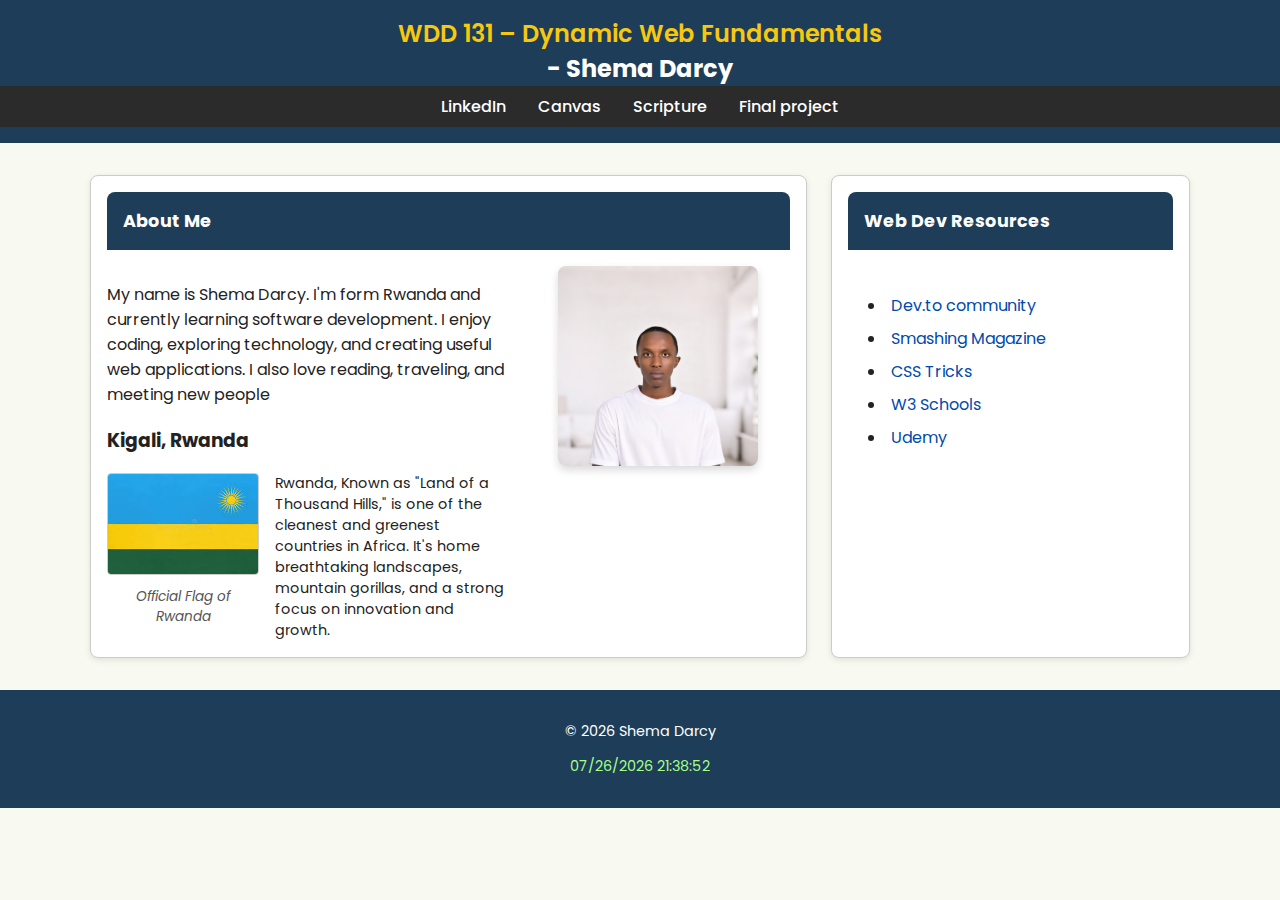
<file: index.html>
<!DOCTYPE html>
<html lang="en">
<head>
  <meta charset="UTF-8">
  <meta name="viewport" content="width=device-width, initial-scale=1.0">
  <meta name="description" content="WDD 131 - Dynamic Web Fundamentals | Shema Darcy | Web development home page with dynamic date and content.">
  <meta name="author" content="Shema Darcy">
  <title>WDD 131 - Dynamic Web Fundamentals - Shema Darcy</title>

  <link rel="preconnect" href="https://fonts.googleapis.com">
  <link rel="preconnect" href="https://fonts.gstatic.com" crossorigin>
  <link href="https://fonts.googleapis.com/css2?family=Poppins:wght@300;500;700&display=swap" rel="stylesheet">

  <link rel="stylesheet" href="styles/base.css">
  <script src="scripts/getdates.js" defer></script>
</head>

<body>
  <header>
    <h1>
      <span id="course-title" class="highlight">WDD 131 – Dynamic Web Fundamentals</span> - Shema Darcy
    </h1>
    <nav>
      <a href="https://www.linkedIn.com/" target="-blank">LinkedIn</a>
      <a href="https://byupw.instructure.com/" target="_blank">Canvas</a>
      <a href="https://www.churchofjesuschrist.org/study/scriptures/bofm/1-ne/3?lang=eng&id=p7#p7" target="_blank">Scripture</a>
      <a href="#">Final project</a>
    </nav>
  </header>

  <main>
    <section class="card about">
      <h2>About Me</h2>
      <div class="content">
        <div class="text">
          <p>My name is Shema Darcy. I'm form Rwanda and currently learning software development. I enjoy coding, exploring technology, and creating useful web applications. I also love reading, traveling, and meeting new people</p>

          <h3>Kigali, Rwanda</h3>

          <div class="flag-info">
            <figure>
              <img src="images/rwanda-flag.png" alt="Flag of Rwanda">
              <figcaption>Official Flag of Rwanda</figcaption>
            </figure>
            <p>
              Rwanda, Known as "Land of a Thousand Hills," is one of the cleanest and greenest countries in Africa.
              It's home breathtaking landscapes, mountain gorillas, and a strong focus on innovation and growth.
            </p>
          </div>
        </div>

        <div class="photo">
          <img src="images/profile.jpg" alt="Photo of Shema Darcy">
        </div>
      </div>
    </section>

    <section class="card resources">
      <h2>Web Dev Resources</h2>
      <ul>
        <li><a href="https://dev.to" target="_blank">Dev.to community</a></li>
        <li><a href="https://www.smashingmagazine.com/" target="_blank">Smashing Magazine</a></li>
        <li><a href="https://css-tricks.com/" target="_blank">CSS Tricks</a></li>
        <li><a href="https://www.w3schools.com/" target="_blank">W3 Schools</a></li>
        <li><a href="https://www.udemy.com/" target="_blank">Udemy</a></li>
      </ul>
    </section>
  </main>

  <footer>
    <p>&copy; <span id="currentyear"></span> Shema Darcy</p>
    <p id="lastModified"></p>
  </footer>
</body>
</html>
</file>
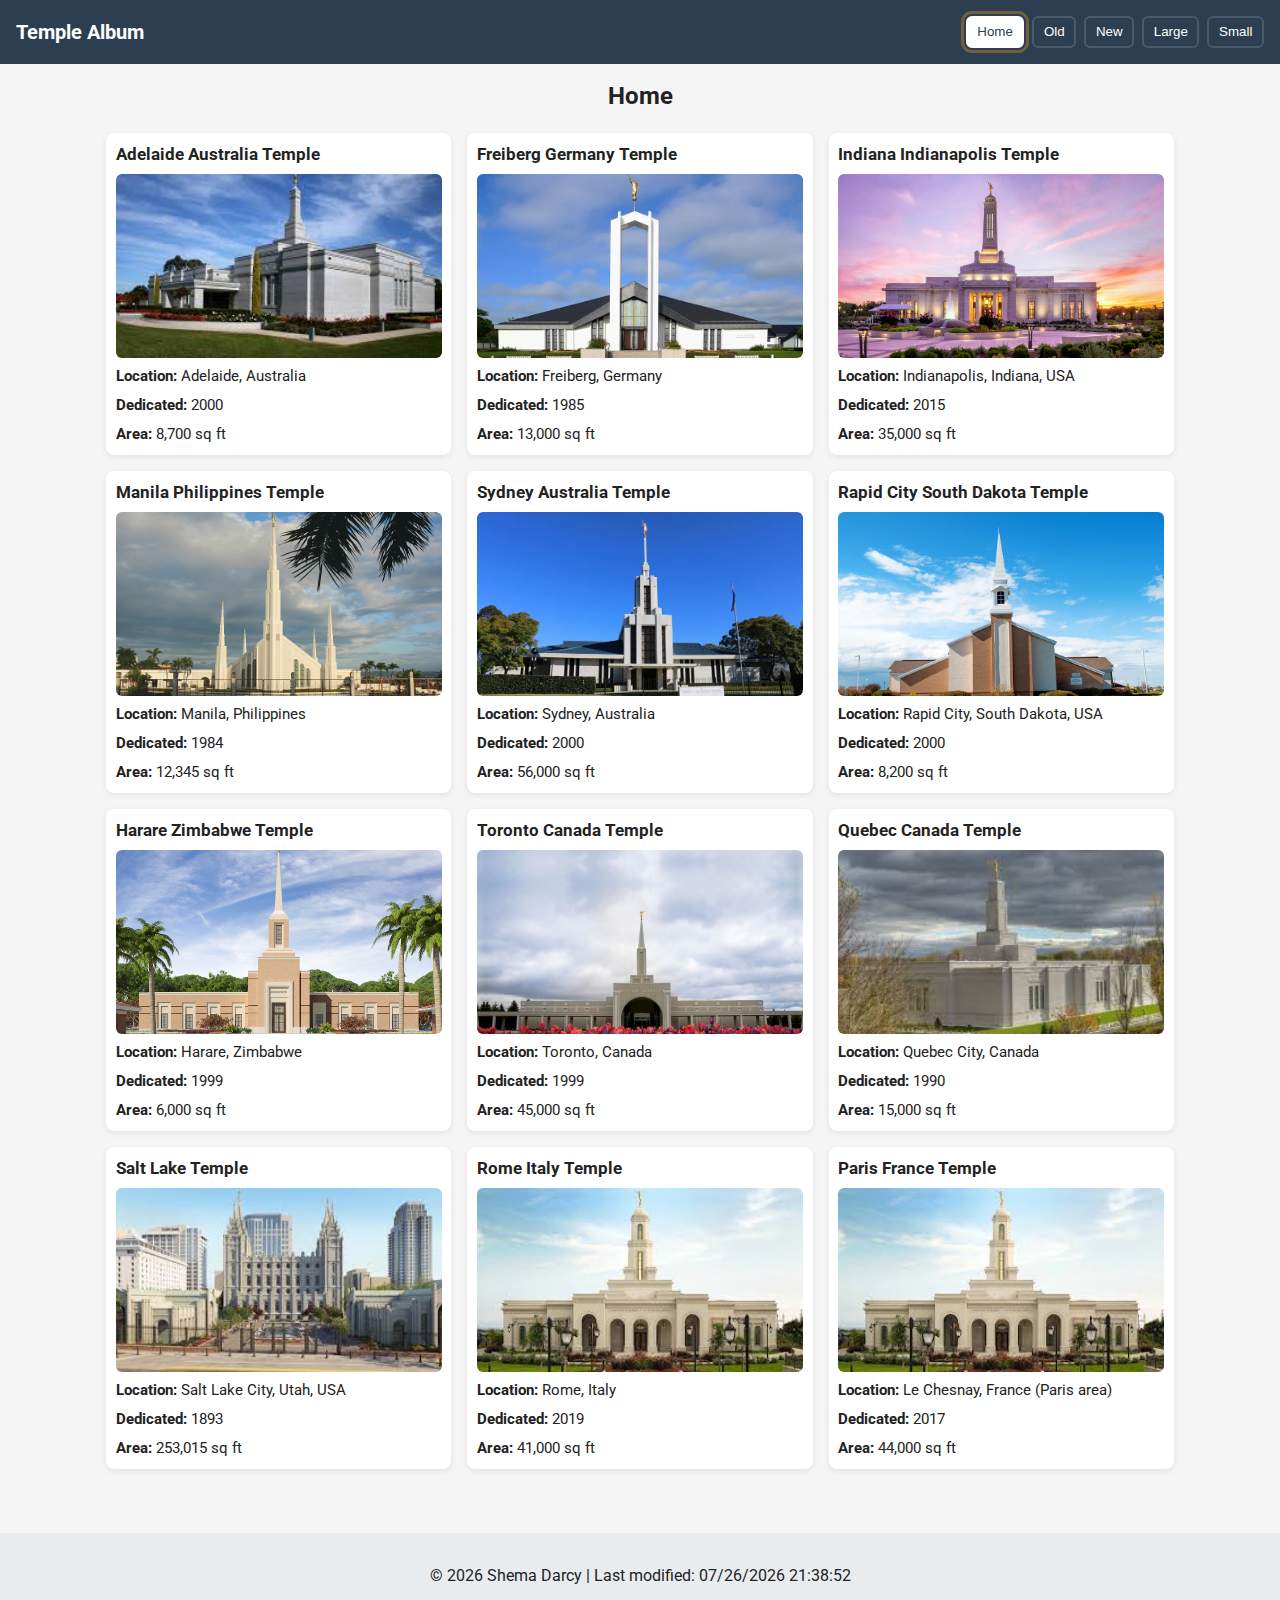
<file: Filtered-temples.html>
<!DOCTYPE html>
<html lang="en">
<head>
  <meta charset="UTF-8" />
  <meta name="viewport" content="width=device-width, initial-scale=1.0" />
  <meta name="author" content="Shema Darcy | Course: WDD 131" />
  <meta name="description" content="Interactive web album of LDS Temples with filters and lazy loading." />
  <title>Filtered Temple Album</title>

  <link rel="preconnect" href="https://fonts.googleapis.com">
  <link rel="preconnect" href="https://fonts.gstatic.com" crossorigin>
  <link href="https://fonts.googleapis.com/css2?family=Roboto:wght@400;700&display=swap" rel="stylesheet">

  <link rel="stylesheet" href="styles/filtered-temples.css">
  <!--<link rel="stylesheet" href="styles/filtered-temples-large.css"> -->
  <script src="scripts/filtered-temples.js" defer></script>
</head>
<body>
  <header>
    <h1>Temple Album</h1>
    <button class="hamburger" aria-controls="site-navigation" aria-expanded="false" aria-label="Toggle navigation">☰</button>
    <nav id="site-navigation" class="nav-menu" aria-label="Main navigation">
      <button id="home" class="filter-btn" aria-pressed="true">Home</button>
      <button id="old" class="filter-btn" aria-pressed="false">Old</button>
      <button id="new" class="filter-btn" aria-pressed="false">New</button>
      <button id="large" class="filter-btn" aria-pressed="false">Large</button>
      <button id="small" class="filter-btn" aria-pressed="false">Small</button>
    </nav>
  </header>

  <main>
    <h2 id="current-filter">Home</h2>
    <section id="temple-container" class="gallery" aria-live="polite"></section>
  </main>

  <footer>
    <p>&copy; <span id="currentyear"></span> Shema Darcy | Last modified: <span id="last-modified"></span></p>
  </footer>
</body>
</html>
</file>
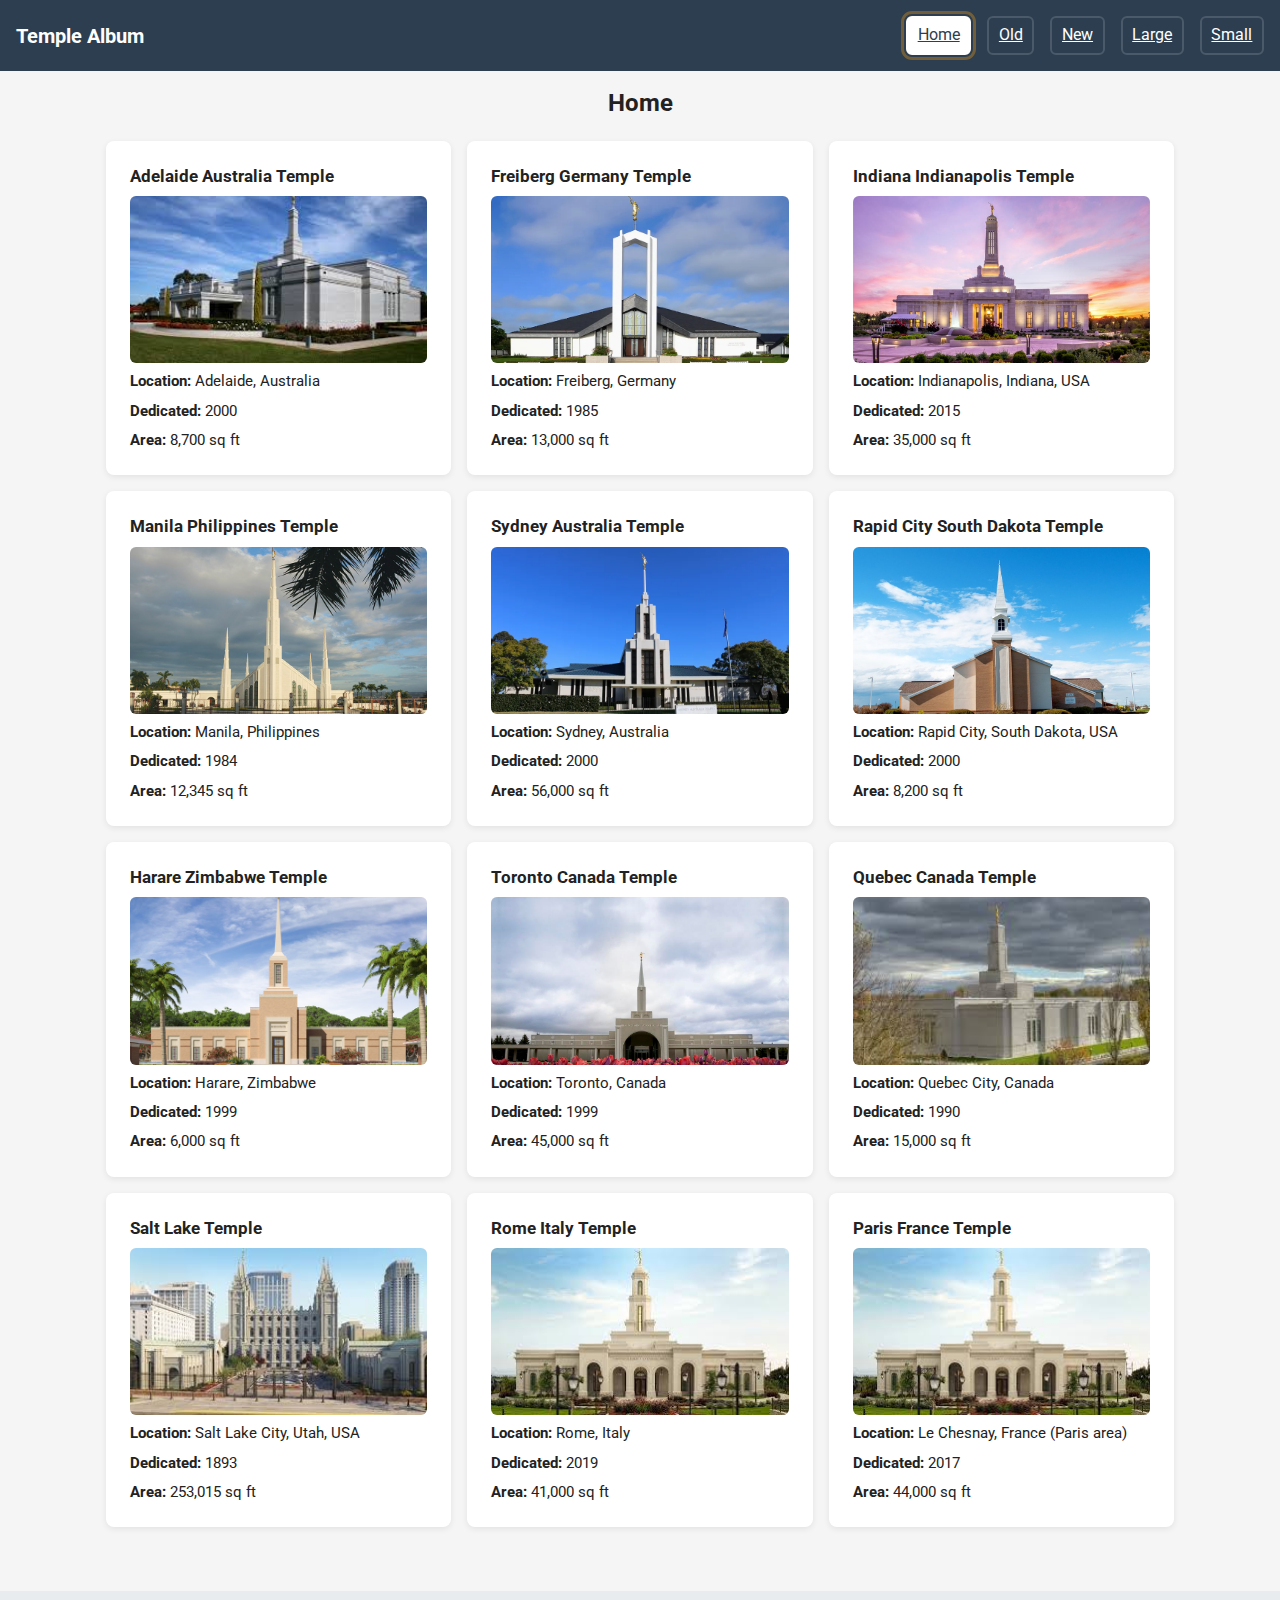
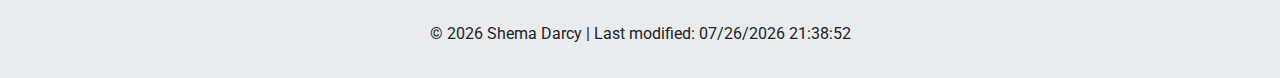
<file: filtered-temples.html>
<!DOCTYPE html>
<html lang="en">
<head>
  <meta charset="UTF-8" >
  <meta name="viewport" content="width=device-width, initial-scale=1.0" >
  <meta name="author" content="Shema Darcy | Course: WDD 131" >
  <meta name="description" content="Interactive web album of LDS Temples with filters" >
  <title>Filtered Temple Album</title>

  <link rel="preconnect" href="https://fonts.googleapis.com">
  <link rel="preconnect" href="https://fonts.gstatic.com" crossorigin>
  <link href="https://fonts.googleapis.com/css2?family=Roboto:wght@400;700&display=swap" rel="stylesheet">

  <link rel="stylesheet" href="styles/filtered-temples.css">
  <link rel="stylesheet" href="styles/filtered-temples-large.css">
  <script src="scripts/filtered-temples.js" defer></script>
</head>
<body>
  <header>
    <h1>Temple Album</h1>
    <button class="hamburger" aria-controls="site-navigation" aria-expanded="false" aria-label="Toggle navigation">☰</button>

    <nav id="site-navigation" class="nav-menu" aria-label="Main navigation">
      <a id="home" class="filter-btn" aria-pressed="true" href="#" role="button">Home</a>
      <a id="old" class="filter-btn" aria-pressed="false" href="#" role="button">Old</a>
      <a id="new" class="filter-btn" aria-pressed="false" href="#" role="button">New</a>
      <a id="large" class="filter-btn" aria-pressed="false" href="#" role="button">Large</a>
      <a id="small" class="filter-btn" aria-pressed="false" href="#" role="button">Small</a>
    </nav>
  </header>

  <main>
    <h2 id="current-filter">Home</h2>
    <div id="temple-container" class="gallery" aria-live="polite"></div>
  </main>

  <footer>
    <p>&copy; <span id="currentyear"></span> Shema Darcy | Last modified: <span id="last-modified"></span></p>
  </footer>
</body>
</html>
</file>
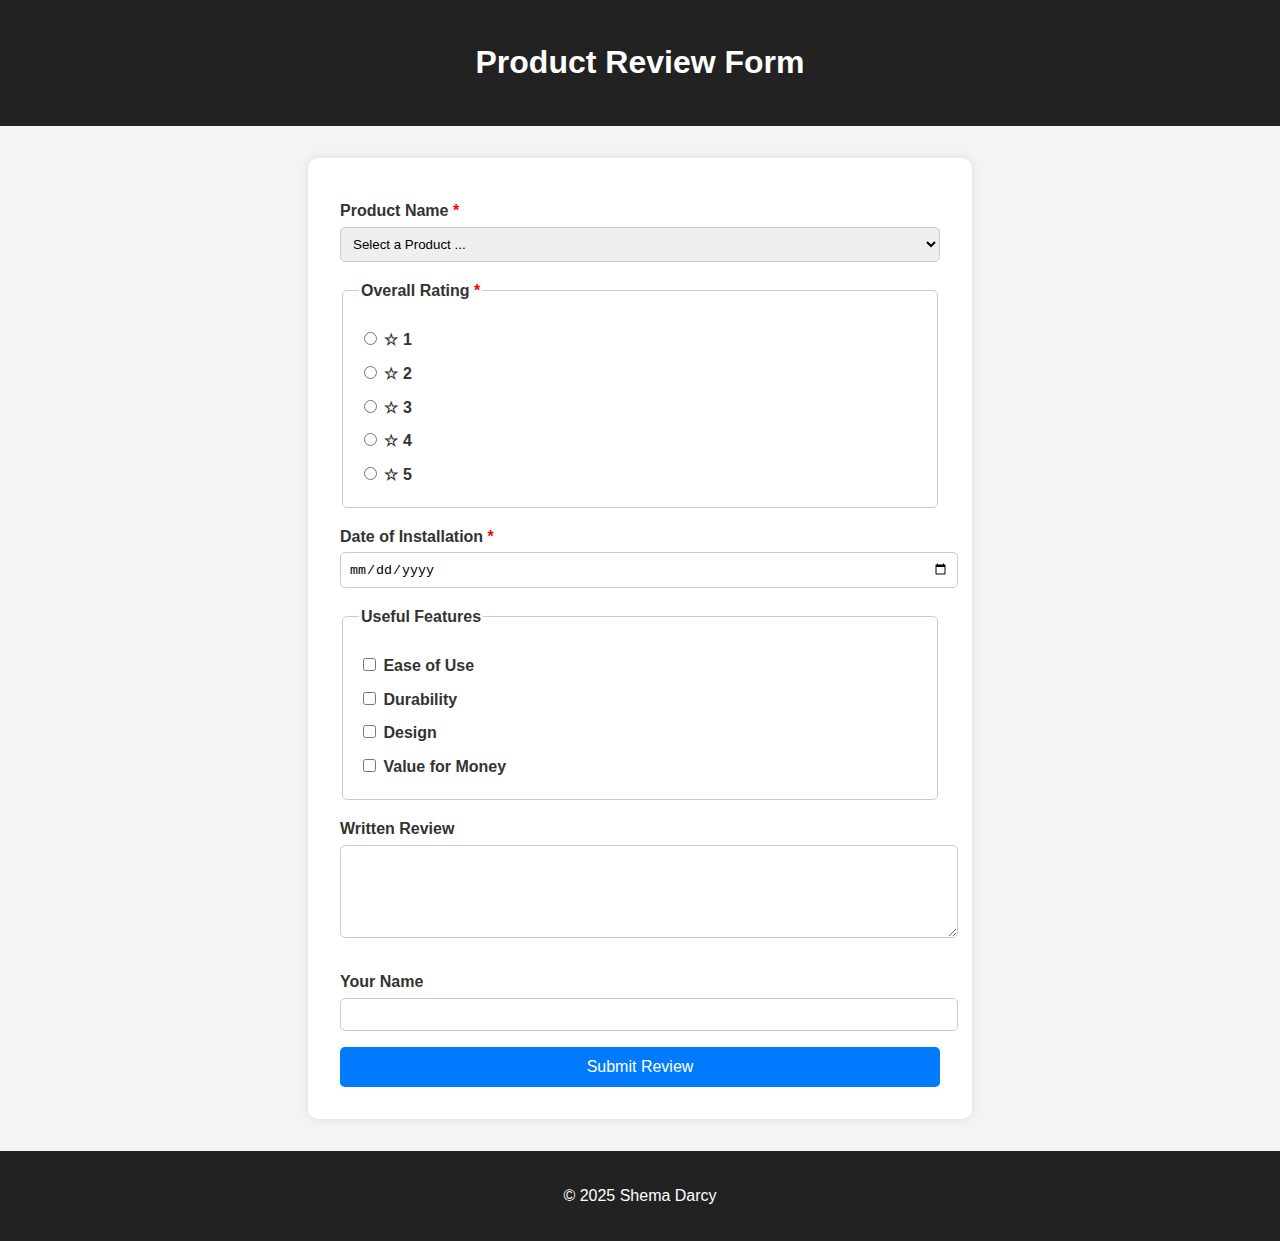
<file: form.html>
<!DOCTYPE html>
<html lang="en">
<head>
    <meta charset="UTF-8">
    <meta name="viewport" content="width=device-width, initial-scale=1.0">
    <meta name="description" content="Submit your review for our products. Rate, comment, and share your feedback.">
    <meta name="author" content="Shema Darcy">
    <title>Product Review Form</title>
    <link rel="stylesheet" href="styles/style.css">
    <script src="scripts/script.js" defer></script>
</head>
<body>
    <header>
        <h1>Product Review Form</h1>
    </header>

    <main>
        <form id="reviewForm" method="get" action="review.html">
            <label for="product">Product Name <span>*</span></label>
            <select id="product" name="product" required>
                <option value="" disabled selected>Select a Product ...</option>
            </select>

            <fieldset>
                <legend>Overall Rating <span>*</span></legend>
                <label for="star1"><input type="radio" name="rating" id="star1" value="1" required> ☆ 1</label>
                <label for="star2"><input type="radio" name="rating" id="star2" value="2" required> ☆ 2</label>
                <label for="star3"><input type="radio" name="rating" id="star3" value="3" required> ☆ 3</label>
                <label for="star4"><input type="radio" name="rating" id="star4" value="4" required> ☆ 4</label>
                <label for="star5"><input type="radio" name="rating" id="star5" value="5" required> ☆ 5</label>
            </fieldset>

            <label for="installDate">Date of Installation <span>*</span></label>
            <input type="date" id="installDate" name="installDate" required>

            <fieldset>
                <legend>Useful Features</legend>
                <label for="feature1"><input type="checkbox" id="feature1" name="features" value="Ease of Use"> Ease of Use</label>
                <label for="feature2"><input type="checkbox" id="feature2" name="features" value="Durability"> Durability</label>
                <label for="feature3"><input type="checkbox" id="feature3" name="features" value="Design"> Design</label>
                <label for="feature4"><input type="checkbox" id="feature4" name="features" value="Value for Money"> Value for Money</label>
            </fieldset>

            <label for="review">Written Review</label>
            <textarea id="review" name="review" rows="5"></textarea>

            <label for="username">Your Name</label>
            <input type="text" id="username" name="username">

            <input type="submit" value="Submit Review">
        </form>
    </main>

    <footer>
        <p>&copy; 2025 Shema Darcy</p>
    </footer>
</body>
</html>
</file>
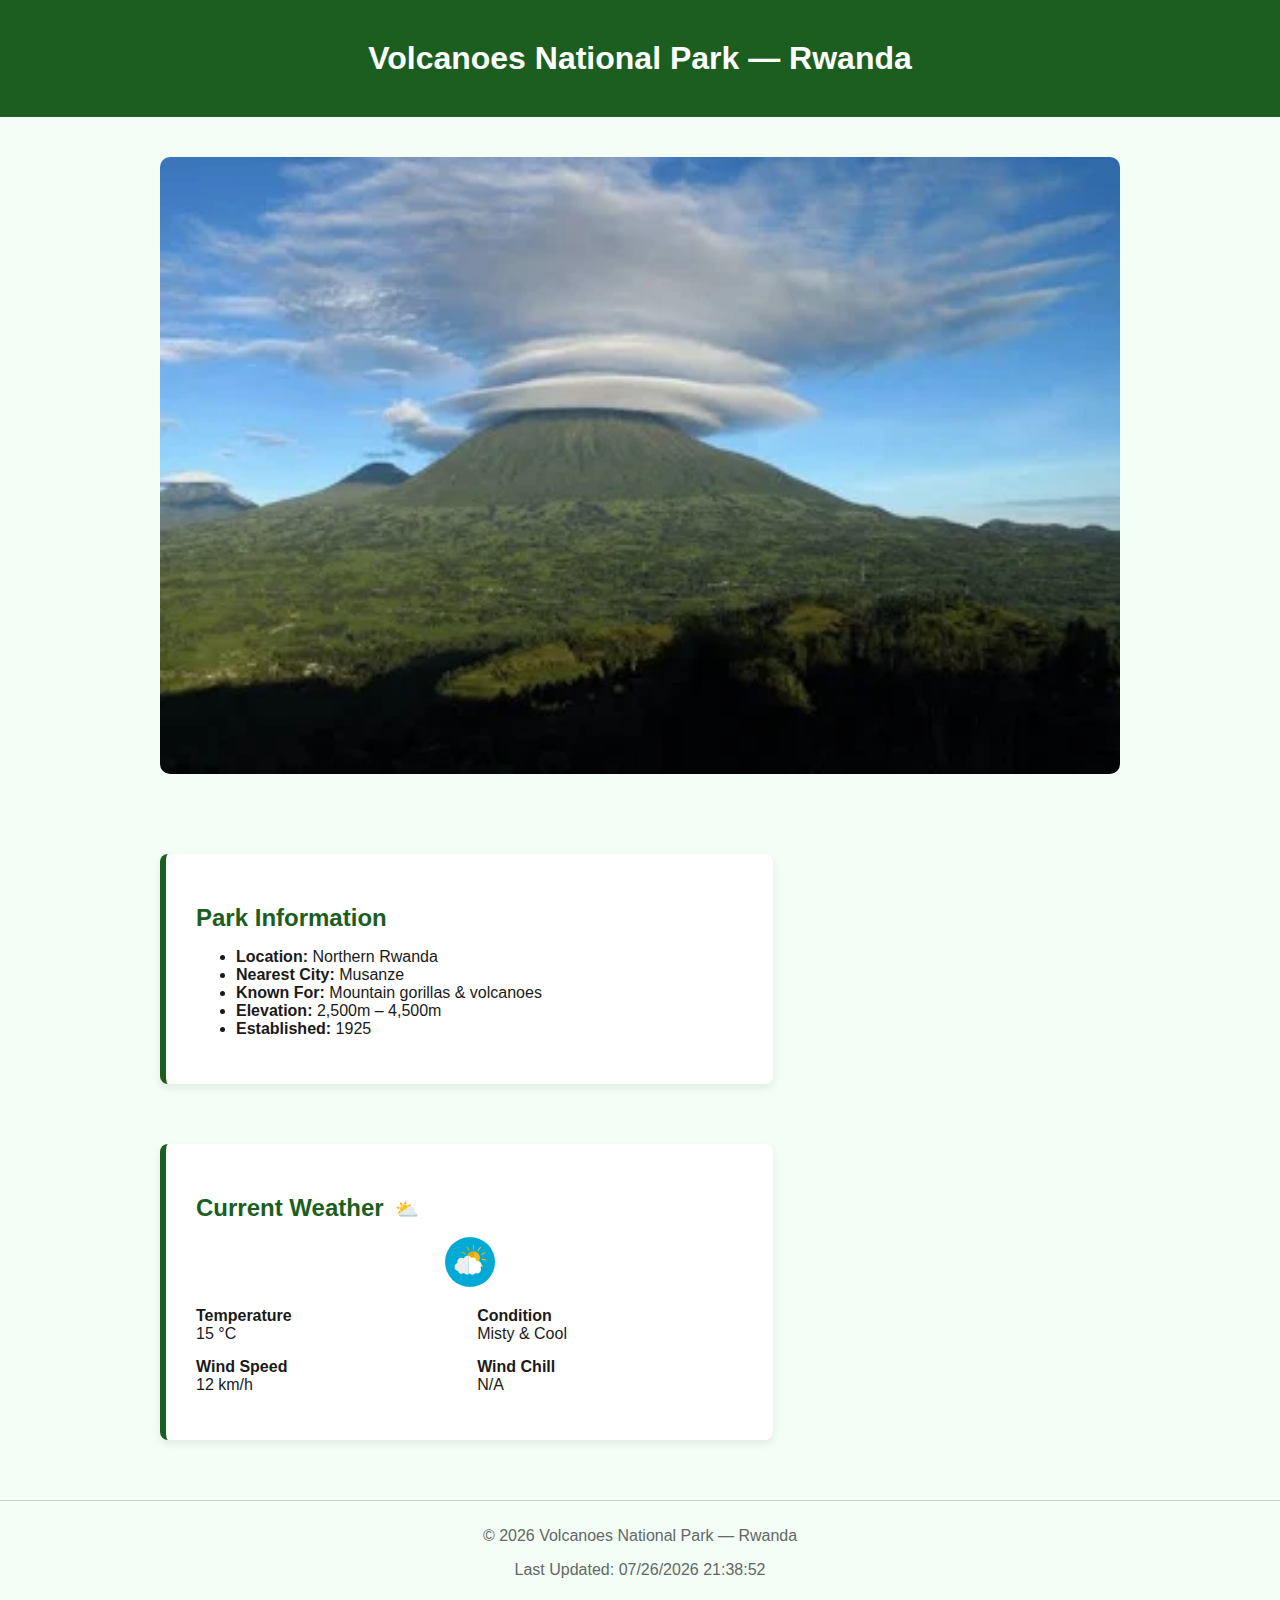
<file: place.html>
<!doctype html>
<html lang="en">
<head>
  <meta charset="utf-8">
  <meta name="viewport" content="width=device-width, initial-scale=1">
  <meta name="description" content="WDD 131 - Dynamic Web Fundamentals | Shema Darcy | Web development home page with dynamic date and content.">
  <meta name="author" content="Shema Darcy">
  <title>Volcanoes National Park — Mountain Gorillas</title>

  <link rel="stylesheet" href="styles/place-mobile.css">
  <link rel="stylesheet" href="styles/place-large.css">

  <script defer src="scripts/place.js"></script>
</head>

<body>

<header class="site-header">
  <div class="container">
    <h1 class="place-title">Volcanoes National Park — Rwanda</h1>
  </div>
</header>

<main class="container">

  <!-- Hero Section with responsive image -->
  <section class="hero">
    <picture>
      <!-- Mobile -->
      <source media="(max-width: 720px)" srcset="images/images-400.webp">
      <!-- Tablet -->
      <source media="(max-width: 1200px)" srcset="images/images-800.webp">
      <!-- Desktop / default -->
      <img src="images/images-1200.webp" 
           alt="A mountain gorilla in Volcanoes National Park, Rwanda" 
           class="hero-img">
    </picture>
  </section>

  <section class="info-column">

    <article class="data-card">
      <h2>Park Information</h2>
      <ul>
        <li><strong>Location:</strong> Northern Rwanda</li>
        <li><strong>Nearest City:</strong> Musanze</li>
        <li><strong>Known For:</strong> Mountain gorillas & volcanoes</li>
        <li><strong>Elevation:</strong> 2,500m – 4,500m</li>
        <li><strong>Established:</strong> 1925</li>
      </ul>
    </article>

    <article class="weather-card">
      <h2 class="weather-heading">Current Weather</h2>

      <img class="weather-svg" src="images/cloudy1.svg" alt="Cloudy weather icon">

      <dl class="weather-data">
        <div>
          <dt>Temperature</dt>
          <dd><span id="temp">15</span> °C</dd>
        </div>

        <div>
          <dt>Condition</dt>
          <dd>Misty & Cool</dd>
        </div>

        <div>
          <dt>Wind Speed</dt>
          <dd><span id="wind">12</span> km/h</dd>
        </div>

        <div>
          <dt>Wind Chill</dt>
          <dd id="windchill">—</dd>
        </div>
      </dl>
    </article>

  </section>
</main>

<footer class="site-footer">
  <div class="container">
    <p>&copy; <span id="year"></span> Volcanoes National Park — Rwanda</p>
    <p>Last Updated: <span id="modified"></span></p>
  </div>
</footer>

</body>
</html>
</file>
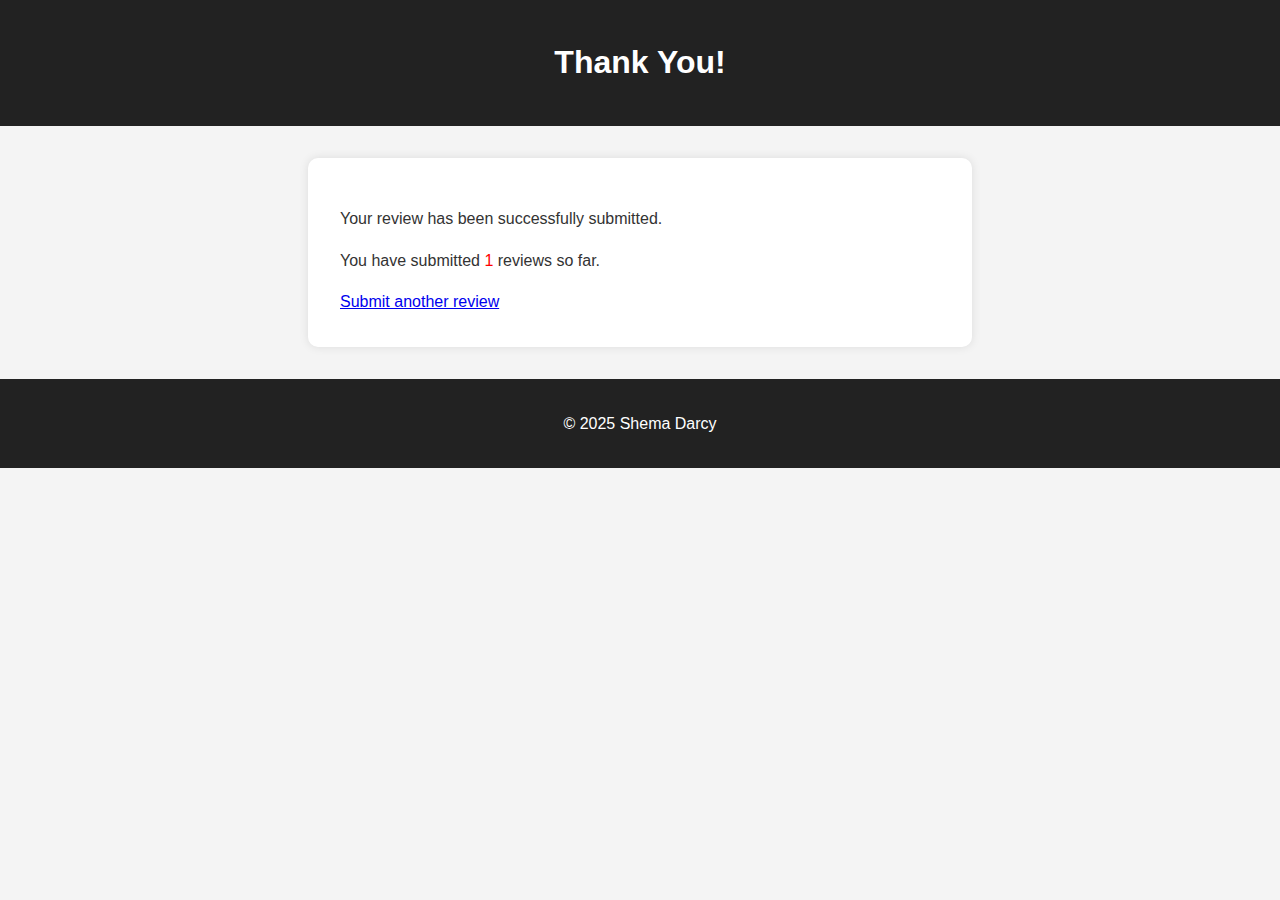
<file: review.html>
<!DOCTYPE html>
<html lang="en">
<head>
    <meta charset="UTF-8">
    <meta name="viewport" content="width=device-width, initial-scale=1.0">
    <meta name="description" content="Thank you for submitting your product review. See how many reviews you have submitted.">
    <meta name="author" content="Shema Darcy">
    <title>Review Submitted</title>
    <link rel="stylesheet" href="styles/style.css">
    <script src="scripts/script.js" defer></script>
</head>
<body>
    <header>
        <h1>Thank You!</h1>
    </header>

    <main>
        <p>Your review has been successfully submitted.</p>
        <p>You have submitted <span id="counter">0</span> reviews so far.</p>
        <a href="form.html">Submit another review</a>
    </main>

    <footer>
        <p>&copy; 2025 Shema Darcy</p>
    </footer>

    <script>
        let count = localStorage.getItem('reviewCount');
        count = count ? parseInt(count) + 1 : 1;
        localStorage.setItem('reviewCount', count);
        document.getElementById('counter').textContent = count;
    </script>
</body>
</html>
</file>
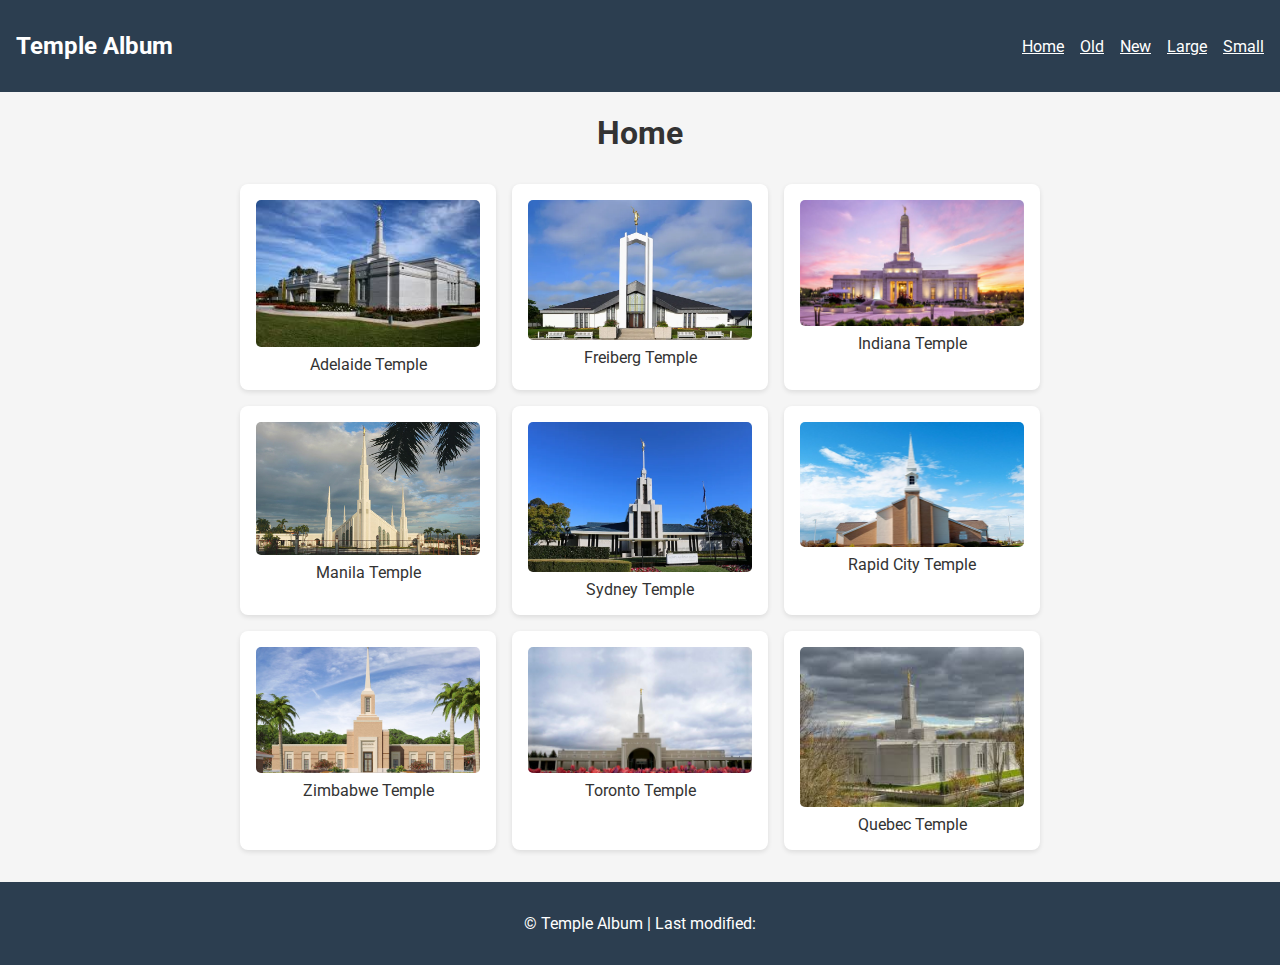
<file: temples.html>
<!DOCTYPE html>
<html lang="en">
<head>
  <meta charset="UTF-8">
  <meta name="viewport" content="width=device-width, initial-scale=1.0">
  <title>Temple Album</title>

  <link rel="preconnect" href="https://fonts.googleapis.com">
  <link rel="preconnect" href="https://fonts.gstatic.com" crossorigin>
  <link href="https://fonts.googleapis.com/css2?family=Roboto:wght@400;700&display=swap" rel="stylesheet">
  <link rel="stylesheet" href="styles/temples.css">
  <link rel="stylesheet" href="styles/temples-large.css">
  <script src="scripts/temples.js" defer></script>

</head>
<body>
  <header>
    <h1>Temple Album</h1>
    <button class="hamburger">&#9776;</button>
    <nav class="nav-menu">
      <a href="#">Home</a>
      <a href="#">Old</a>
      <a href="#">New</a>
      <a href="#">Large</a>
      <a href="#">Small</a>
    </nav>
  </header>

  <main>
    <h1>Home</h1>
    <div class="gallery">
      <figure>
        <img src="images/adelaide.jpeg" alt="Temple 1">
        <figcaption>Adelaide Temple</figcaption>
      </figure>
      <figure>
        <img src="images/freiberg_germany_temple_lds.webp" alt="Temple 2">
        <figcaption>Freiberg Temple</figcaption>
      </figure>
      <figure>
        <img src="images/Indy_Temple_Sunset2015.jpg" alt="Temple 3">
        <figcaption>Indiana Temple</figcaption>
      </figure>
      <figure>
        <img src="images/manila.jpg" alt="Temple 4">
        <figcaption>Manila Temple</figcaption>
      </figure>
      <figure>
        <img src="images/sydney_australia_temple.webp" alt="Temple 5">
        <figcaption>Sydney Temple</figcaption>
      </figure>
      <figure>
        <img src="images/Rapid-city.jpg" alt="Temple 6">
        <figcaption>Rapid City Temple</figcaption>
      </figure>
      <figure>
        <img src="images/Zimbabwe.jpg" alt="Temple 7">
        <figcaption>Zimbabwe Temple</figcaption>
      </figure>
      <figure>
        <img src="images/toronto.jpg" alt="Temple 8">
        <figcaption>Toronto Temple</figcaption>
      </figure>
      <figure>
        <img src="images/Quebec1.jpeg" alt="Temple 9">
        <figcaption>Quebec Temple</figcaption>
      </figure>
    </div>
  </main>

  <footer>
    <p>&copy; <span id="currentyear"></span> Temple Album | Last modified: <span id="last-modified"></span></p>
  </footer>
</body>
</html>
</file>
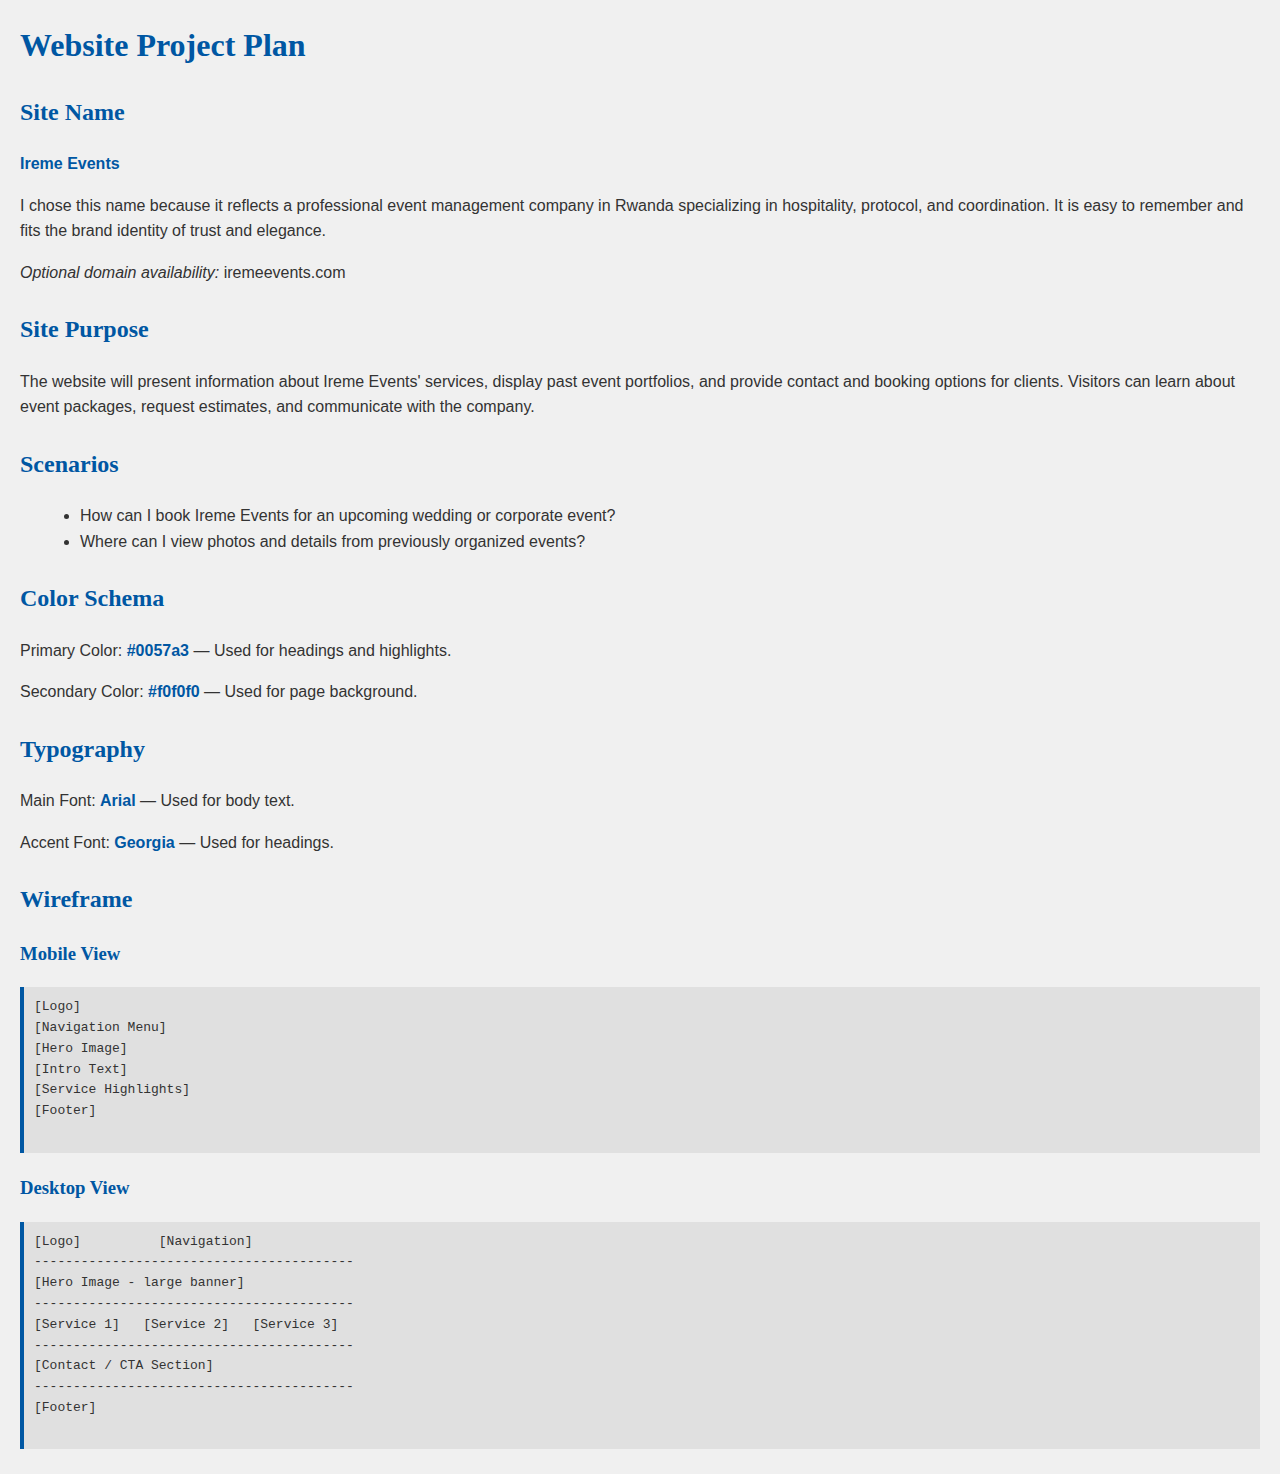
<file: project/siteplan.html>
<!DOCTYPE html>
<html lang="en">
<head>
    <meta charset="UTF-8">
    <meta name="viewport" content="width=device-width, initial-scale=1.0">
    <meta name="description" content="Website plan for Ireme Events.">
    <title>Ireme Events – Site Plan</title>
    <link rel="stylesheet" href="style.css">
</head>
<body>
    <h1>Website Project Plan</h1>

    <section>
        <h2>Site Name</h2>
        <p><strong>Ireme Events</strong></p>
        <p>I chose this name because it reflects a professional event management company in Rwanda specializing in hospitality, protocol, and coordination. It is easy to remember and fits the brand identity of trust and elegance.</p>
        <p><em>Optional domain availability:</em> iremeevents.com</p>
    </section>

    <section>
        <h2>Site Purpose</h2>
        <p>
            The website will present information about Ireme Events' services, display past event portfolios, 
            and provide contact and booking options for clients. Visitors can learn about event packages, 
            request estimates, and communicate with the company.
        </p>
    </section>

    <section>
        <h2>Scenarios</h2>
        <ul>
            <li>How can I book Ireme Events for an upcoming wedding or corporate event?</li>
            <li>Where can I view photos and details from previously organized events?</li>
        </ul>
    </section>

    <section>
        <h2>Color Schema</h2>
        <p>Primary Color: <strong>#0057a3</strong> — Used for headings and highlights.</p>
        <p>Secondary Color: <strong>#f0f0f0</strong> — Used for page background.</p>
    </section>

    <section>
        <h2>Typography</h2>
        <p>Main Font: <strong>Arial</strong> — Used for body text.</p>
        <p>Accent Font: <strong>Georgia</strong> — Used for headings.</p>
    </section>

    <section>
        <h2>Wireframe</h2>

        <h3>Mobile View</h3>
        <pre>
[Logo]
[Navigation Menu]
[Hero Image]
[Intro Text]
[Service Highlights]
[Footer]
        </pre>

        <h3>Desktop View</h3>
        <pre>
[Logo]          [Navigation]
-----------------------------------------
[Hero Image - large banner]
-----------------------------------------
[Service 1]   [Service 2]   [Service 3]
-----------------------------------------
[Contact / CTA Section]
-----------------------------------------
[Footer]
        </pre>
    </section>
</body>
</html>
</file>
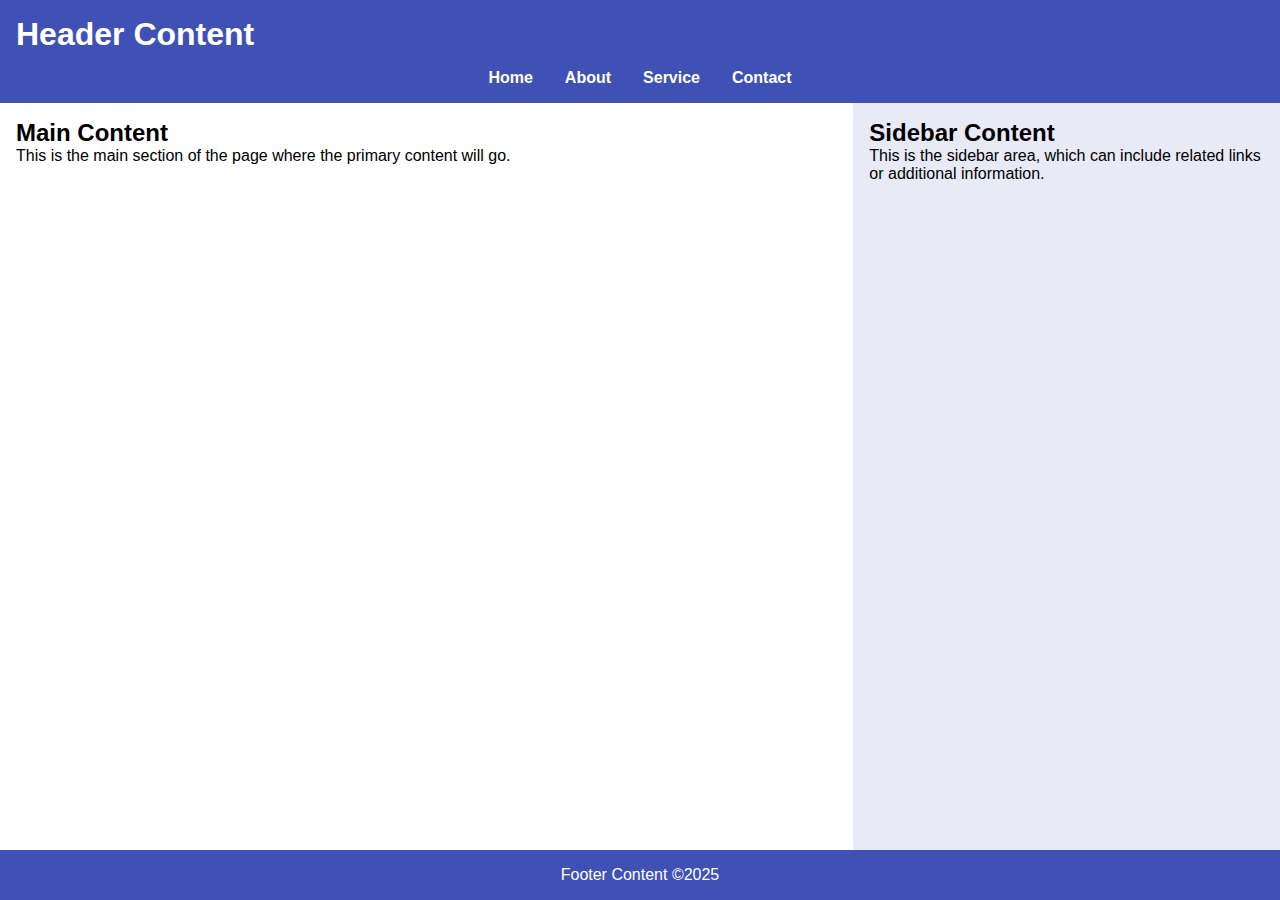
<file: week01/basic-layout.html>
<!DOCTYPE html>
<html lang="en">
<head>
  <meta charset="UTF-8">
  <meta name="viewport" content="width=device-width, initial-scale=1.0">
  <title>Shema Darcy | WDD 131</title>
  <link rel="stylesheet" href="styles/layout.css">
</head>
<body>
  <header>
    <h1>Header Content</h1>
    <nav>
      <ul>
        <li><a href="#">Home</a></li>
        <li><a href="#">About</a></li>
        <li><a href="#">Service</a></li>
        <li><a href="#">Contact</a></li>

      </ul>      
    </nav>
  </header>
  <main>
    <h2>Main Content</h2>
    <p>This is the main section of the page where the primary content will go.</p>
  </main>

  <aside>
    <h2>Sidebar Content</h2>
    <p>This is the sidebar area, which can include related links or additional information.</p>
  </aside>

  <footer>
    <p>Footer Content &copy;2025</p>
  </footer>
</body>
</html>
</file>
<file: styles/base.css>
/* Google Fonts */
@import url('https://fonts.googleapis.com/css2?family=Poppins:wght@300;500;700&display=swap');

body {
  font-family: 'Poppins', sans-serif;
  margin: 0;
  background-color: #f8f9f0;
  color: #222;
}

/* HEADER */
header {
  background-color: #1e3d58;
  color: white;
  text-align: center;
  padding: 1rem 0;
}

header h1 {
  margin: 0;
  font-size: 1.5rem;
}

header .highlight {
  display: block;
  color: #f6c90e;
  font-weight: 600;
}

/* NAVIGATION */
nav {
  display: flex;
  justify-content: center;
  background-color: #2b2b2b;
  padding: 0.5rem 0;
}

nav a {
  color: white;
  text-decoration: none;
  margin: 0 1rem;
  font-weight: 500;
  transition: color 0.3s, border-bottom 0.3s;
}

nav a:hover {
  color: #f6c90e;
  border-bottom: 2px solid #f6c90e;
}

/* MAIN */
main {
  display: grid;
  grid-template-columns: 2fr 1fr;
  gap: 1.5rem;
  max-width: 1100px;
  margin: 2rem auto;
  padding: 0 1rem;
}

/* CARD */
.card {
  background: white;
  border-radius: 8px;
  border: 1px solid #ccc;
  box-shadow: 0 2px 6px rgba(0,0,0,0.1);
  padding: 1rem;
}

.card h2 {
  background-color: #1e3d58;
  color: white;
  margin: 0 0 1rem 0;
  padding: 1rem;
  border-radius: 8px 8px 0 0;
  font-size: 1.1rem;
}

/* ABOUT SECTION */
.about .content {
  display: flex;
  flex-wrap: wrap;
  align-items: flex-start;
  justify-content: space-between;
  gap: 1rem;
}

.about .text {
  flex: 1 1 55%;
}

.about .photo {
  flex: 1 1 35%;
  text-align: center;
}

.about .photo img {
  width: 200px;
  max-width: 200px;
  border-radius: 8px;
  box-shadow: 0 4px 8px rgba(0,0,0,0.15);
}

/* FLAG + PARAGRAPH */
.flag-info {
  display: flex;
  align-items: flex-start;
  gap: 1rem;
  margin-top: 1rem;
}

.flag-info figure {
  margin: 0;
  text-align: center;
}

.flag-info figure img {
  width: 150px;
  border: 1px solid #ccc;
  border-radius: 4px;
}

.flag-info figcaption {
  font-size: 0.85rem;
  color: #555;
  font-style: italic;
  margin-top: 0.3rem;
}

.flag-info p {
  font-size: 0.9rem; /* text beside RF */
  margin: 0;
}

/* RESOURCES */
.resources ul {
  list-style: disc inside;
  padding: 1.2rem;
}

.resources li {
  margin: 0.5rem 0;
}

.resources a {
  color: #004aad;
  text-decoration: none;
}

.resources a:hover {
  text-decoration: underline;
}

/* FOOTER */
footer {
  background-color: #1e3d58;
  color: white;
  text-align: center;
  padding: 1rem;
  font-size: 0.9rem;
}

#lastModified {
  color: #a5ff89;
}
</file>
<file: styles/filtered-temples.css>
:root{
  --brand:#2c3e50;
  --accent:#f39c12;
  --bg:#f5f5f5;
  --card:#ffffff;
}

*{box-sizing:border-box}

body {
  font-family: 'Roboto', system-ui, -apple-system, 'Segoe UI', Roboto, 'Helvetica Neue', Arial;
  margin: 0;
  padding: 0;
  background: var(--bg);
  color: #222;
  line-height: 1.4;
}

header {
  display: flex;
  align-items: center;
  justify-content: space-between;
  gap: 1rem;
  background-color: var(--brand);
  color: white;
  padding: 1rem;
}

header h1 {font-size: 1.25rem; margin:0}

.hamburger {
  font-size: 1.6rem;
  background: none;
  border: none;
  color: white;
  cursor: pointer;
}

.nav-menu {
  display: flex;
  gap: 0.5rem;
  flex-wrap: wrap;
}

.filter-btn {
  background: transparent;
  border: 2px solid rgba(255,255,255,0.15);
  color: white;
  padding: 0.4rem 0.6rem;
  border-radius: 6px;
  cursor: pointer;
}

.filter-btn[aria-pressed="true"]{
  background: white;
  color: var(--brand);
  border-color: white;
}

.filter-btn:focus{
  outline: 3px solid rgba(243,156,18,0.35);
  outline-offset: 2px;
}

.filter-btn:hover {
  background: rgba(255,255,255,0.2);
}

main {padding: 1rem}

h2 {text-align:center; margin-top:0}

.gallery {
  display: grid;
  grid-template-columns: repeat(auto-fit, minmax(260px, 1fr));
  gap: 1rem;
  max-width: 1100px;
  margin: 1rem auto 3rem;
  padding: 0 1rem;
}

.temple-card {
  background: var(--card);
  border-radius: 8px;
  padding: 0.6rem;
  box-shadow: 0 2px 6px rgba(0,0,0,0.08);
  display: flex;
  flex-direction: column;
  gap: 0.5rem;
}

.temple-card h3{margin:0;font-size:1.05rem}
.temple-card p{margin:0;font-size:0.95rem}

.temple-card img{
  width:100%;
  height:auto;
  border-radius:6px;
  display:block;
  aspect-ratio: 16/9;
  object-fit: cover;
}

footer{
  text-align:center;
  padding:1rem;
  background:#e9ecef;
}

@media (min-width:768px){
  .hamburger{display:none}
}

@media (prefers-reduced-motion: reduce){
  *{transition:none !important}
}
</file>
<file: styles/filtered-temples-large.css>
@media (min-width: 768px) {
  .nav-menu {
    display: flex !important;
    flex-direction: row;
    gap: 1rem;
  }

  .hamburger {
    display: none;
  }

  .temple-gallery {
    grid-template-columns: repeat(auto-fit, minmax(250px, 1fr));
  }

  .temple-card {
    padding: 1.5rem;
  }
}
</file>
<file: styles/style.css>
body {
    font-family: Arial, sans-serif;
    line-height: 1.6;
    margin: 0;
    padding: 0;
    background-color: #f4f4f4;
    color: #333;
}

header, footer {
    text-align: center;
    background-color: #222;
    color: #fff;
    padding: 1rem 0;
}

main {
    max-width: 600px;
    margin: 2rem auto;
    background: #fff;
    padding: 2rem;
    border-radius: 10px;
    box-shadow: 0 0 10px rgba(0,0,0,0.1);
}

form label {
    display: block;
    margin: 0.5rem 0 0.2rem;
    font-weight: bold;
}

input[type="text"],
input[type="date"],
select,
textarea {
    width: 100%;
    padding: 0.5rem;
    margin-bottom: 1rem;
    border-radius: 5px;
    border: 1px solid #ccc;
}

input[type="submit"] {
    display: block;
    width: 100%;
    padding: 0.7rem;
    background-color: #007BFF;
    color: #fff;
    border: none;
    border-radius: 5px;
    cursor: pointer;
    font-size: 1rem;
}

input[type="submit"]:hover {
    background-color: #0056b3;
}

fieldset {
    border: 1px solid #ccc;
    border-radius: 5px;
    margin-bottom: 1rem;
    padding: 1rem;
}

legend {
    font-weight: bold;
}

span {
    color: red;
}

@media (max-width: 600px) {
    main {
        margin: 1rem;
        padding: 1rem;
    }

    input[type="submit"] {
        font-size: 0.9rem;
    }
}
</file>
<file: styles/place-mobile.css>
:root {
  --forest-green: #1b5e20;
  --forest-light: #a5d6a7;
  --gold: #f9c74f;
  --bg: #f3fff6;
  --text: #1a1a1a;
  --card-bg: #ffffff;
  --muted: #666;
  --max-width: 700px;
}

* {
  box-sizing: border-box;
}

body {
  margin: 0;
  font-family: Arial, sans-serif;
  background: var(--bg);
  color: var(--text);
}

.container {
  max-width: var(--max-width);
  margin: auto;
  padding: 0 20px;
}

.site-header {
  background: var(--forest-green);
  color: white;
  padding: 40px 0;
  text-align: center;
  margin-bottom: 20px;
}

.place-title {
  margin: 0;
  font-size: 2rem;
}

.hero {
  margin-top: 20px;
  margin-bottom: 30px;
}

.hero img {
  width: 100%;
  border-radius: 8px;
  display: block;
}

.data-card,
.weather-card {
  background: var(--card-bg);
  padding: 25px;
  margin-bottom: 30px;
  border-left: 6px solid var(--forest-green);
  border-radius: 8px;
  box-shadow: 0 4px 8px rgba(0,0,0,0.08);
}

.data-card h2,
.weather-card h2 {
  color: var(--forest-green);
  margin-bottom: 15px;
  font-size: 1.5rem;
}

.weather-svg {
  width: 60px;
  display: block;
  margin: 15px auto;
}

.weather-data {
  display: grid;
  grid-template-columns: 1fr 1fr;
  gap: 15px;
}

.weather-data dt {
  font-weight: bold;
}

.weather-data dd {
  margin: 0;
}

.site-footer {
  text-align: center;
  margin: 30px 0;
  padding-top: 10px;
  border-top: 1px solid #ccc;
  color: var(--muted);
}
</file>
<file: styles/place-large.css>
@media (min-width: 720px) {

  :root {
    --max-width: 1000px; 
  }

  main.container {
    display: grid;
    grid-template-columns: 2fr 1fr;
    gap: 40px;
  }

  .hero {
    grid-column: 1 / -1;
    margin-bottom: 40px;
  }

  .info-column {
    display: flex;
    flex-direction: column;
    gap: 30px;
  }

  .weather-svg {
    width: 50px;
    margin: 10px auto 20px;
    display: block;
  }

  .weather-heading::after {
    content: " ⛅";
    font-size: 1.2rem;
    margin-left: 6px;
  }

  .data-card,
  .weather-card {
    padding: 30px;
  }

  .hero img {
    border-radius: 10px;
  }
}
</file>
<file: styles/temples.css>
/* GENERAL STYLES */
body {
  font-family: 'Roboto', sans-serif;
  margin: 0;
  padding: 0;
  background: #f5f5f5;
  color: #333;
}

header {
  display: flex;
  justify-content: space-between;
  align-items: center;
  background-color: #2c3e50;
  color: white;
  padding: 1rem;
}

h1 {
  text-align: center;
}

header h1 {
  font-size: 1.5rem;
 
}

.nav-menu {
 
  flex-direction: column;
  gap: 0.5rem;
}

.nav-menu a {
  color: white;
}

.nav-menu a:hover {
  text-decoration: underline;
  color: #f39c12;
}

.hamburger {
  font-size: 1.8rem;
  background: none;
  border: none;
  color: white;
  cursor: pointer;
}

/* Gallery */
.gallery {
  display: grid;
  grid-template-columns: 1fr; /* single column mobile */
  gap: 1rem;
  max-width: 800px;
  margin: 2rem auto;
  padding: 0 1rem;
  cursor: pointer;
}

figure {
  margin: 0;
  background: white;
  padding: 1rem;
  border-radius: 8px;
  box-shadow: 0 2px 5px rgba(0,0,0,0.1);
}

img {
  width: 100%;
  height: auto;
  display: block;
  border-radius: 5px;
}

figcaption {
  text-align: center;
  margin-top: 0.5rem;
}

/* Footer */
footer {
  text-align: center;
  padding: 1rem;
  background: #2c3e50;
  color: white;
  margin-top: 2rem;
}

/* Hamburger toggle class */
.nav-menu.show {
  display: flex;
}
</file>
<file: styles/temples-large.css>
@media (min-width: 768px) {
    .nav-menu {
        display: flex !important;
        flex-direction: row;
        gap: 1rem;
    }

    .hamburger {
        display: none;
    }

    .gallery {
        grid-template-columns: repeat(auto-fit, minmax(200px, 1fr));
    }
}
</file>
<file: project/style.css>
body {
    background-color: #f0f0f0;
    font-family: Arial, sans-serif;
    color: #333;
    margin: 20px;
    line-height: 1.6;
}

h1, h2, h3 {
    color: #0057a3;
    font-family: Georgia, serif;
    margin-top: 20px;
}

section {
    margin-bottom: 25px;
}

ul {
    margin-left: 20px;
}

strong {
    color: #0057a3;
}

pre {
    background-color: #e0e0e0;
    padding: 10px;
    border-left: 4px solid #0057a3;
    overflow-x: auto;
    font-family: monospace;
}
</file>
<file: week01/styles/layout.css>
* {
    margin: 0;
    padding: 0;
    box-sizing: border-box;
}

body {
    display: grid;
    grid-template-areas: "header header" "main aside" "footer footer";
    grid-template-columns: 2fr 1fr;
    grid-template-rows: auto 1fr auto;
    min-height: 100vh;
    font-family: Arial, Helvetica, sans-serif;
    background-color: #f0f4f8;
}

header {
    grid-area: header;
    background-color: #3f51b5;
    color: white;
    padding: 1rem;
}

main {
    grid-area: main;
    padding: 1rem;
    background-color: white;
}

aside {
    grid-area: aside;
    background-color: #e8eaf6;
    padding: 1rem;
}

footer {
    grid-area: footer;
    background-color: #3f51b5;
    color: white;
    text-align: center;
    padding: 1rem;
}

nav ul {
    display: flex;
    justify-content: center;
    list-style: none;
    margin-top: 1rem;
}

nav ul li {
    margin: 0 1rem;
}

nav ul li a {
    color: white;
    text-decoration: none;
    font-weight: bold;
}

nav ul li a:hover {
    text-decoration: underline;
}
</file>
